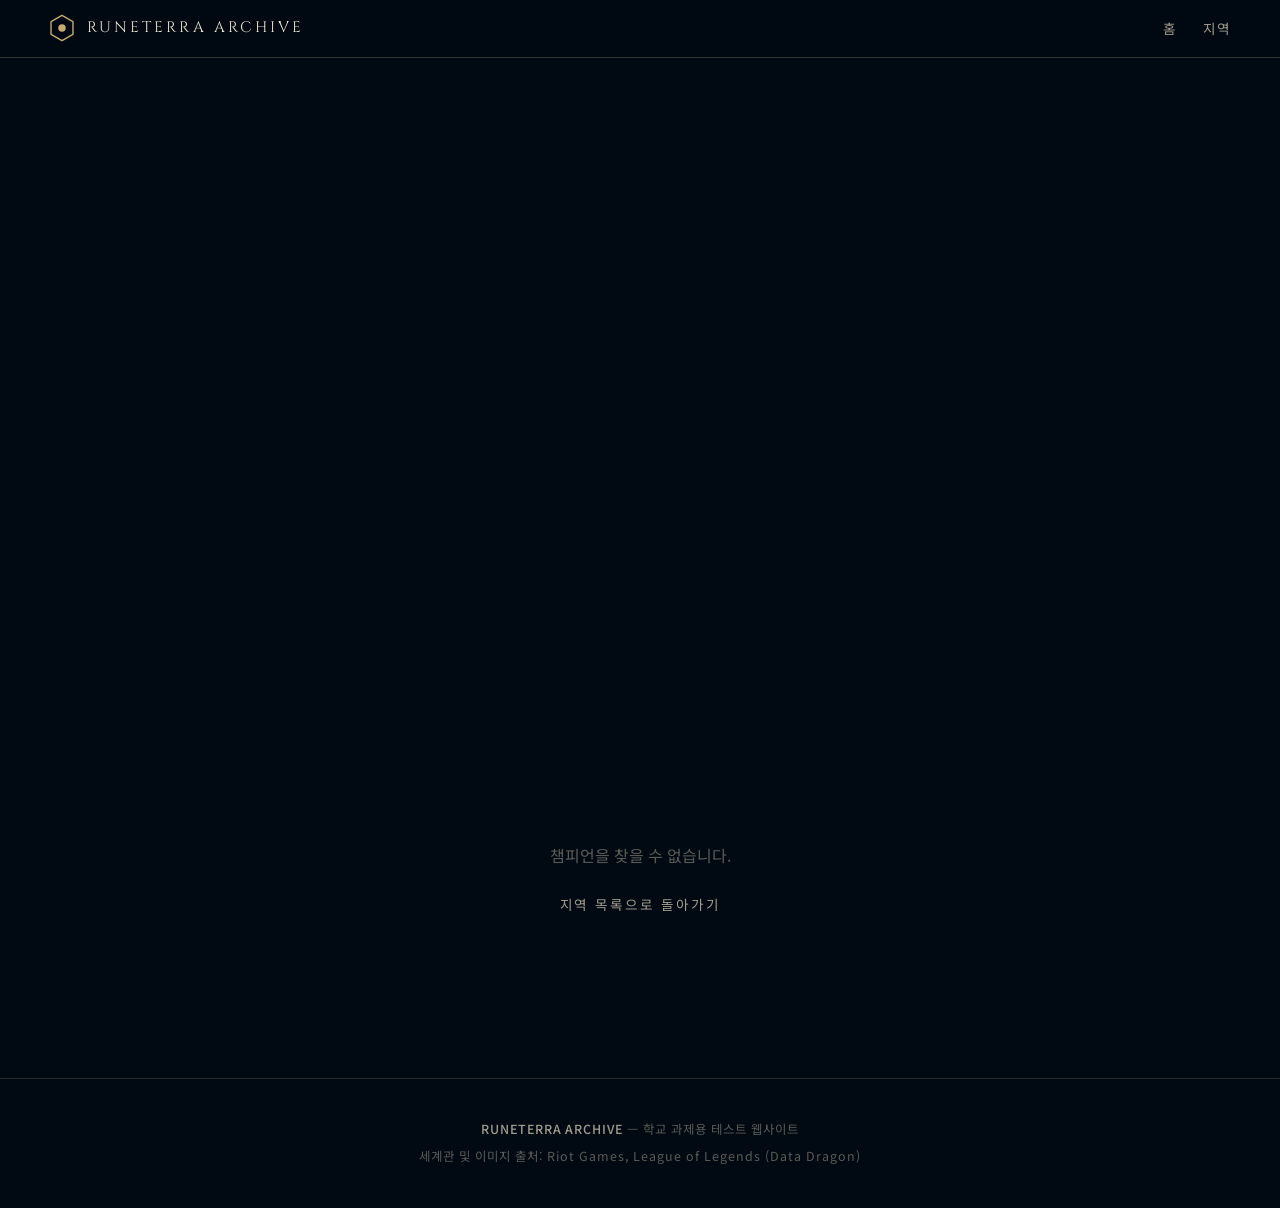
<file: champion.html>
<!DOCTYPE html>
<html lang="ko">
<head>
<meta charset="UTF-8">
<meta name="viewport" content="width=device-width, initial-scale=1.0">
<title>챔피언 | RUNETERRA ARCHIVE</title>
<link rel="preconnect" href="https://fonts.googleapis.com">
<link rel="preconnect" href="https://fonts.gstatic.com" crossorigin>
<link href="https://fonts.googleapis.com/css2?family=Cinzel:wght@400;600;700&family=Noto+Sans+KR:wght@300;400;500;700&family=Noto+Serif+KR:wght@400;600&display=swap" rel="stylesheet">
<link rel="stylesheet" href="css/style.css">
</head>
<body>

<nav class="nav">
  <a class="nav__brand" href="home.html">
    <svg viewBox="0 0 120 120" aria-hidden="true">
      <g fill="none" stroke="currentColor" stroke-width="6">
        <polygon points="60,6 107,33 107,87 60,114 13,87 13,33"/>
      </g>
      <circle cx="60" cy="60" r="16" fill="currentColor"/>
    </svg>
    RUNETERRA ARCHIVE
  </a>
  <ul class="nav__links">
    <li><a href="home.html">홈</a></li>
    <li><a href="home.html#regions">지역</a></li>
  </ul>
</nav>

<header class="champ-hero" id="champHero"></header>

<main class="detail-wrap" id="detailWrap"></main>

<footer class="footer">
  <p><strong>RUNETERRA ARCHIVE</strong> — 학교 과제용 테스트 웹사이트</p>
  <p style="margin-top:0.4rem;">세계관 및 이미지 출처: Riot Games, League of Legends (Data Dragon)</p>
</footer>

<script src="js/data.js"></script>
<script src="js/main.js"></script>
<script>renderChampionPage();</script>
</body>
</html>
</file>
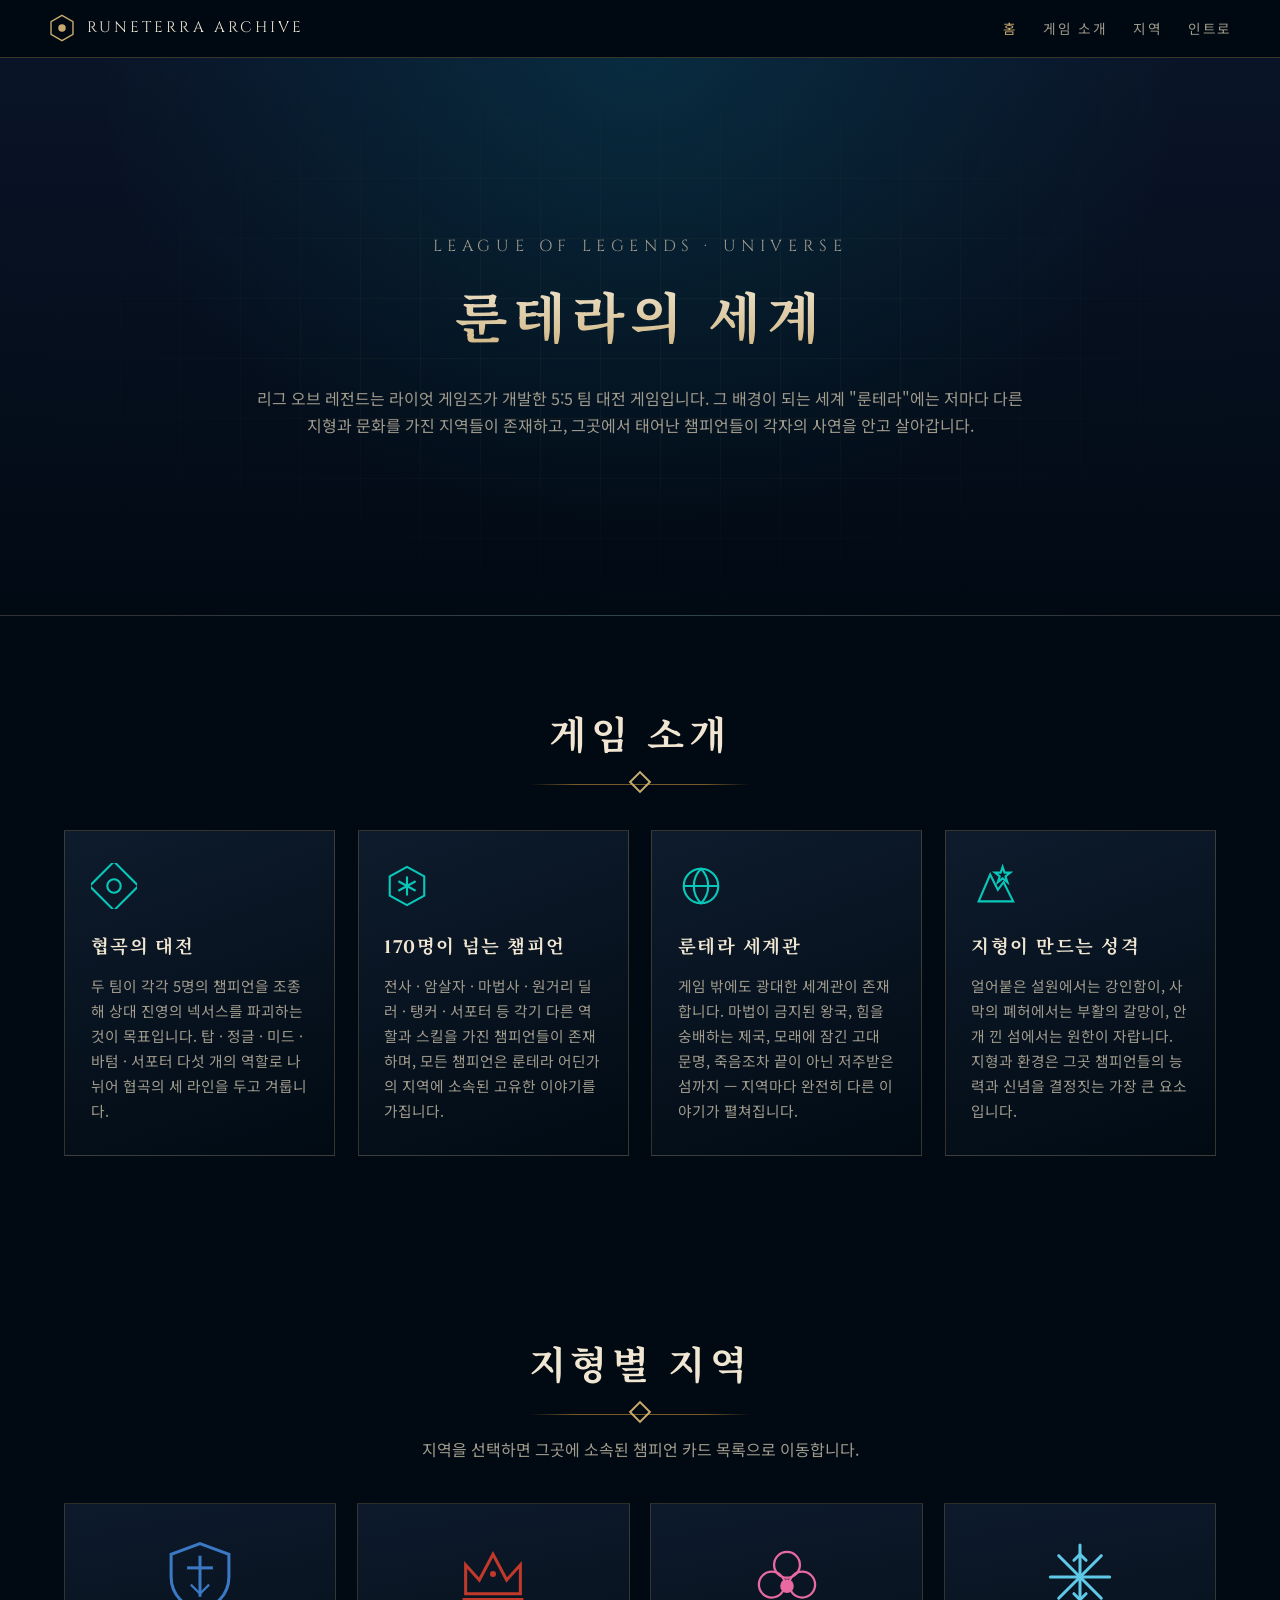
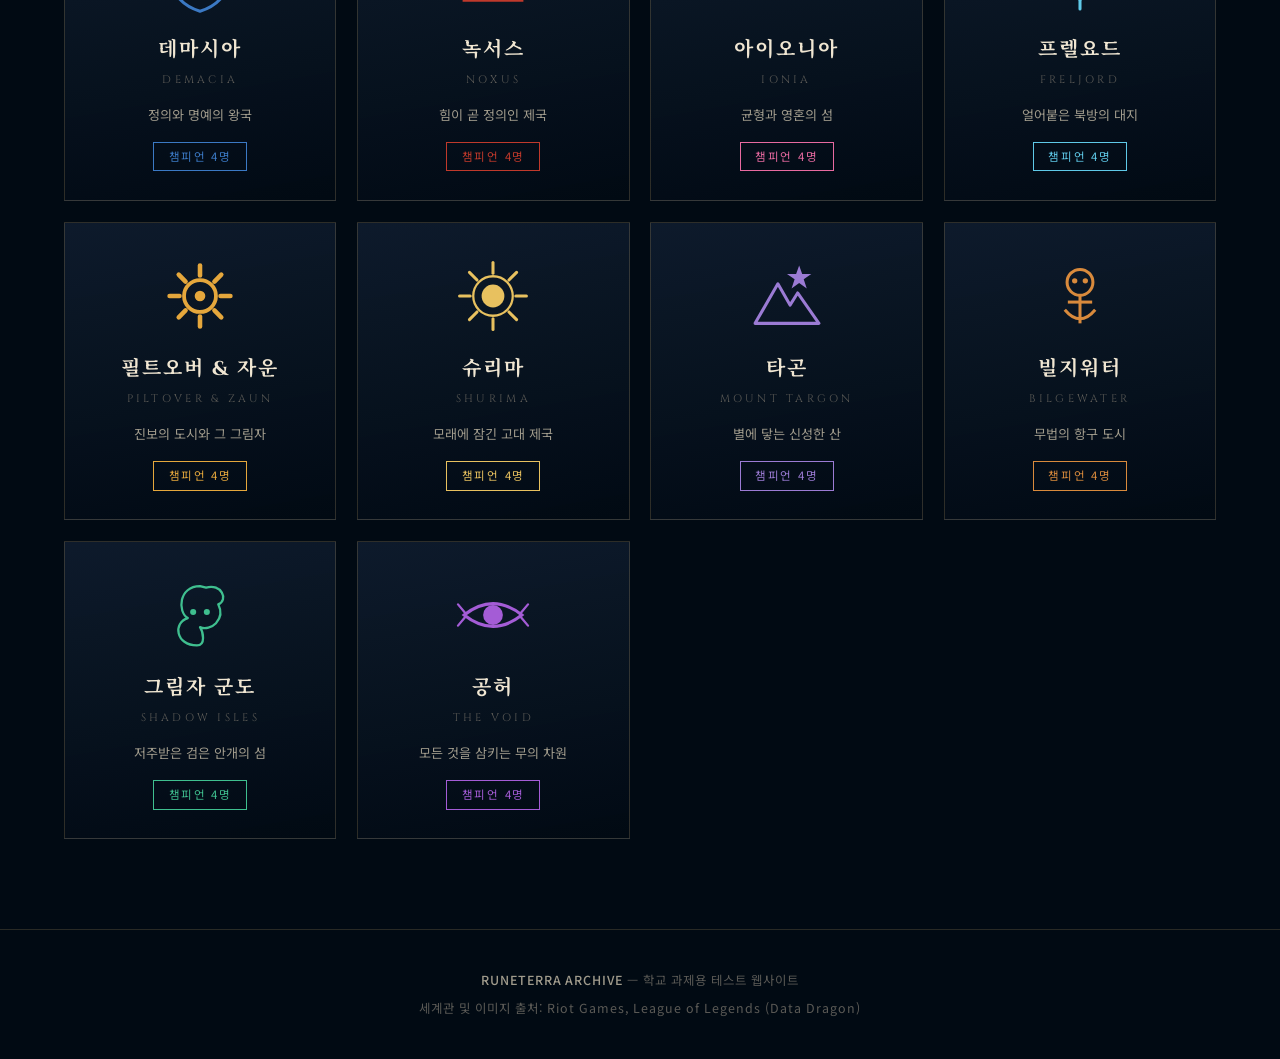
<file: home.html>
<!DOCTYPE html>
<html lang="ko">
<head>
<meta charset="UTF-8">
<meta name="viewport" content="width=device-width, initial-scale=1.0">
<title>룬테라의 세계 | RUNETERRA ARCHIVE</title>
<link rel="preconnect" href="https://fonts.googleapis.com">
<link rel="preconnect" href="https://fonts.gstatic.com" crossorigin>
<link href="https://fonts.googleapis.com/css2?family=Cinzel:wght@400;600;700&family=Noto+Sans+KR:wght@300;400;500;700&family=Noto+Serif+KR:wght@400;600&display=swap" rel="stylesheet">
<link rel="stylesheet" href="css/style.css">
</head>
<body>

<!-- 네비게이션 -->
<nav class="nav">
  <a class="nav__brand" href="index.html">
    <svg viewBox="0 0 120 120" aria-hidden="true">
      <g fill="none" stroke="currentColor" stroke-width="6">
        <polygon points="60,6 107,33 107,87 60,114 13,87 13,33"/>
      </g>
      <circle cx="60" cy="60" r="16" fill="currentColor"/>
    </svg>
    RUNETERRA ARCHIVE
  </a>
  <ul class="nav__links">
    <li><a href="home.html" class="active">홈</a></li>
    <li><a href="#about">게임 소개</a></li>
    <li><a href="#regions">지역</a></li>
    <li><a href="index.html">인트로</a></li>
  </ul>
</nav>

<!-- 히어로 -->
<header class="hero">
  <div class="hero__grid"></div>
  <div class="hero__content">
    <p class="eyebrow">League of Legends · Universe</p>
    <h1>룬테라의 세계</h1>
    <p>
      리그 오브 레전드는 라이엇 게임즈가 개발한 5:5 팀 대전 게임입니다.
      그 배경이 되는 세계 "룬테라"에는 저마다 다른 지형과 문화를 가진 지역들이 존재하고,
      그곳에서 태어난 챔피언들이 각자의 사연을 안고 살아갑니다.
    </p>
  </div>
</header>

<!-- 게임 소개 -->
<section class="section" id="about">
  <h2 class="section-title">게임 소개</h2>
  <div class="about-grid">

    <article class="about-card reveal">
      <div class="about-card__icon">
        <svg viewBox="0 0 48 48" fill="none" stroke="currentColor" stroke-width="2.2" aria-hidden="true">
          <rect x="6" y="6" width="36" height="36" transform="rotate(45 24 24)"/>
          <circle cx="24" cy="24" r="7"/>
        </svg>
      </div>
      <h3>협곡의 대전</h3>
      <p>
        두 팀이 각각 5명의 챔피언을 조종해 상대 진영의 넥서스를 파괴하는 것이 목표입니다.
        탑 · 정글 · 미드 · 바텀 · 서포터 다섯 개의 역할로 나뉘어 협곡의 세 라인을 두고 겨룹니다.
      </p>
    </article>

    <article class="about-card reveal">
      <div class="about-card__icon">
        <svg viewBox="0 0 48 48" fill="none" stroke="currentColor" stroke-width="2.2" aria-hidden="true">
          <path d="M24 4 L42 14 V34 L24 44 L6 34 V14 Z"/>
          <path d="M24 14 V34 M15 19 L33 29 M33 19 L15 29"/>
        </svg>
      </div>
      <h3>170명이 넘는 챔피언</h3>
      <p>
        전사 · 암살자 · 마법사 · 원거리 딜러 · 탱커 · 서포터 등 각기 다른 역할과 스킬을 가진
        챔피언들이 존재하며, 모든 챔피언은 룬테라 어딘가의 지역에 소속된 고유한 이야기를 가집니다.
      </p>
    </article>

    <article class="about-card reveal">
      <div class="about-card__icon">
        <svg viewBox="0 0 48 48" fill="none" stroke="currentColor" stroke-width="2.2" aria-hidden="true">
          <circle cx="24" cy="24" r="18"/>
          <path d="M24 6 C14 16 14 32 24 42 C34 32 34 16 24 6 Z"/>
          <path d="M6 24 H42"/>
        </svg>
      </div>
      <h3>룬테라 세계관</h3>
      <p>
        게임 밖에도 광대한 세계관이 존재합니다. 마법이 금지된 왕국, 힘을 숭배하는 제국,
        모래에 잠긴 고대 문명, 죽음조차 끝이 아닌 저주받은 섬까지 — 지역마다 완전히 다른 이야기가 펼쳐집니다.
      </p>
    </article>

    <article class="about-card reveal">
      <div class="about-card__icon">
        <svg viewBox="0 0 48 48" fill="none" stroke="currentColor" stroke-width="2.2" aria-hidden="true">
          <path d="M8 40 L20 12 L28 28 L34 20 L44 40 Z"/>
          <path d="M33 4 L35 10 L41 10 L36 14 L38 20 L33 16 L28 20 L30 14 L25 10 L31 10 Z"/>
        </svg>
      </div>
      <h3>지형이 만드는 성격</h3>
      <p>
        얼어붙은 설원에서는 강인함이, 사막의 폐허에서는 부활의 갈망이, 안개 낀 섬에서는 원한이 자랍니다.
        지형과 환경은 그곳 챔피언들의 능력과 신념을 결정짓는 가장 큰 요소입니다.
      </p>
    </article>

  </div>
</section>

<!-- 지역 목록 -->
<section class="section" id="regions">
  <h2 class="section-title">지형별 지역</h2>
  <p style="text-align:center; color:var(--grey); margin:-1.5rem auto 2.5rem; max-width:640px;">
    지역을 선택하면 그곳에 소속된 챔피언 카드 목록으로 이동합니다.
  </p>
  <div class="region-grid" id="regionGrid"></div>
</section>

<footer class="footer">
  <p><strong>RUNETERRA ARCHIVE</strong> — 학교 과제용 테스트 웹사이트</p>
  <p style="margin-top:0.4rem;">세계관 및 이미지 출처: Riot Games, League of Legends (Data Dragon)</p>
</footer>

<script src="js/data.js"></script>
<script src="js/main.js"></script>
<script>renderHome();</script>
</body>
</html>
</file>
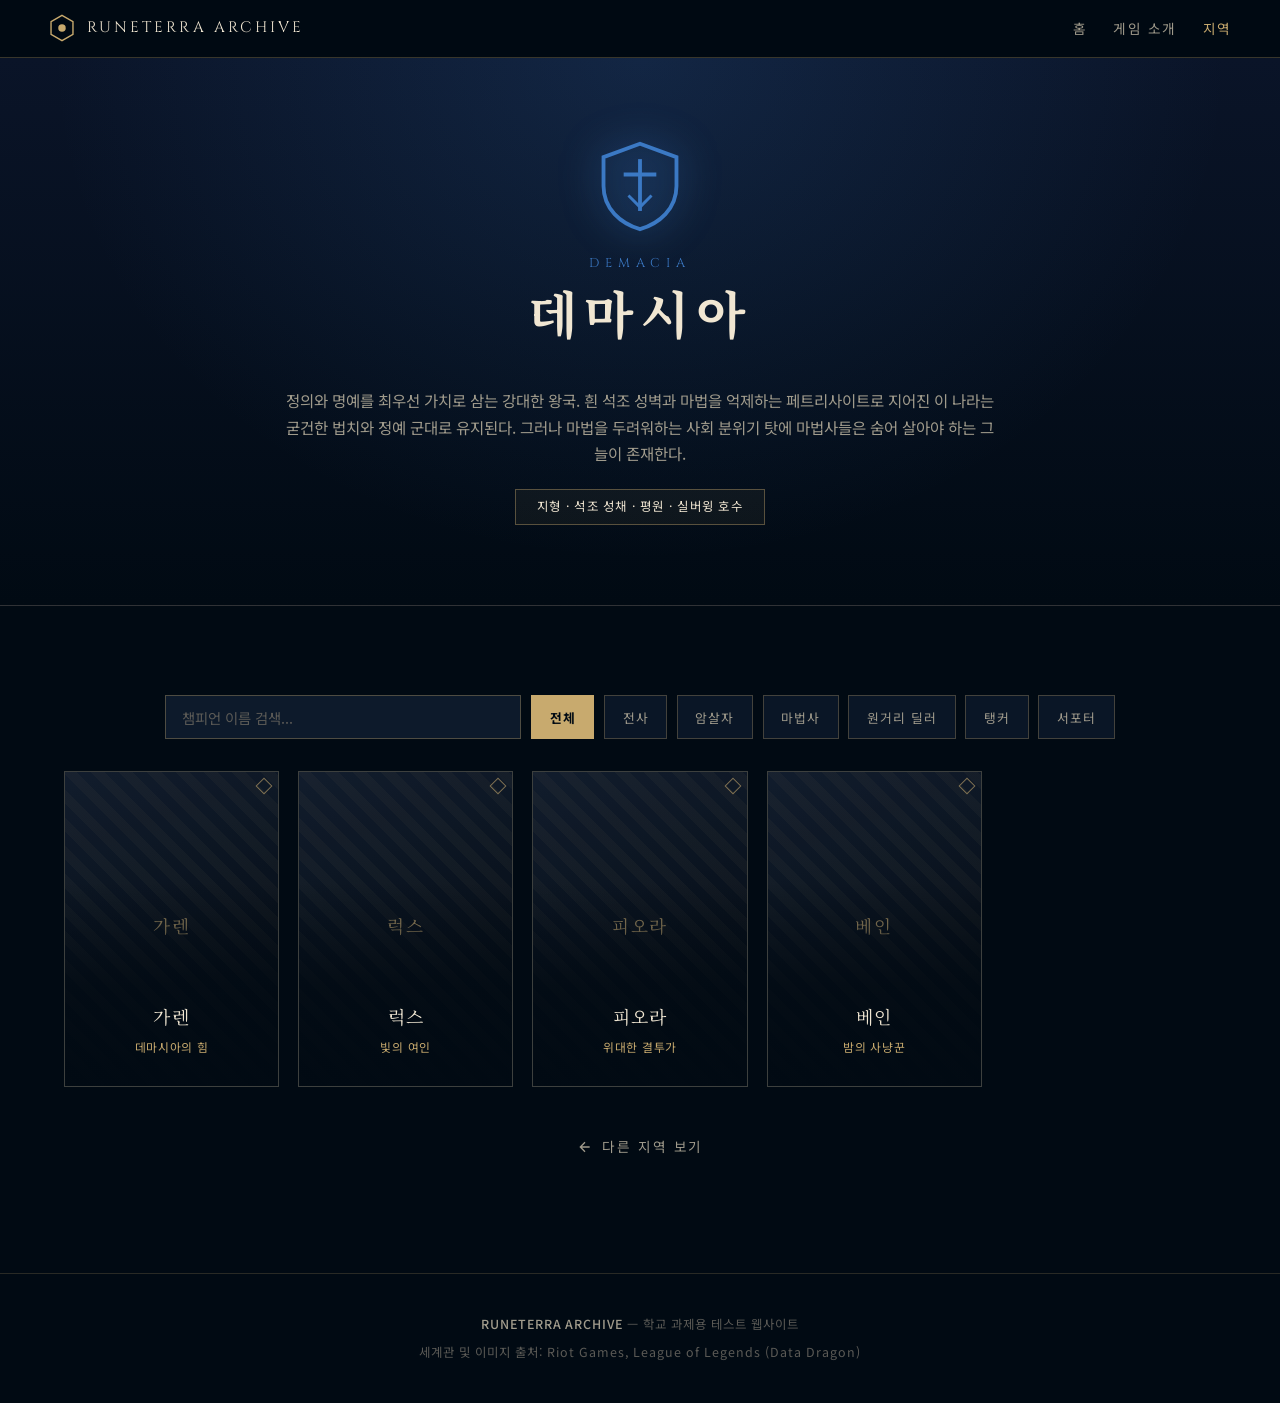
<file: region.html>
<!DOCTYPE html>
<html lang="ko">
<head>
<meta charset="UTF-8">
<meta name="viewport" content="width=device-width, initial-scale=1.0">
<title>지역 | RUNETERRA ARCHIVE</title>
<link rel="preconnect" href="https://fonts.googleapis.com">
<link rel="preconnect" href="https://fonts.gstatic.com" crossorigin>
<link href="https://fonts.googleapis.com/css2?family=Cinzel:wght@400;600;700&family=Noto+Sans+KR:wght@300;400;500;700&family=Noto+Serif+KR:wght@400;600&display=swap" rel="stylesheet">
<link rel="stylesheet" href="css/style.css">
</head>
<body>

<nav class="nav">
  <a class="nav__brand" href="home.html">
    <svg viewBox="0 0 120 120" aria-hidden="true">
      <g fill="none" stroke="currentColor" stroke-width="6">
        <polygon points="60,6 107,33 107,87 60,114 13,87 13,33"/>
      </g>
      <circle cx="60" cy="60" r="16" fill="currentColor"/>
    </svg>
    RUNETERRA ARCHIVE
  </a>
  <ul class="nav__links">
    <li><a href="home.html">홈</a></li>
    <li><a href="home.html#about">게임 소개</a></li>
    <li><a href="home.html#regions" class="active">지역</a></li>
  </ul>
</nav>

<header class="region-hero" id="regionHero"></header>

<section class="section">
  <div class="filter-bar">
    <input type="search" id="searchInput" placeholder="챔피언 이름 검색..." aria-label="챔피언 검색">
    <button class="chip active" data-role="all">전체</button>
    <button class="chip" data-role="전사">전사</button>
    <button class="chip" data-role="암살자">암살자</button>
    <button class="chip" data-role="마법사">마법사</button>
    <button class="chip" data-role="원거리 딜러">원거리 딜러</button>
    <button class="chip" data-role="탱커">탱커</button>
    <button class="chip" data-role="서포터">서포터</button>
  </div>

  <div class="champ-grid" id="champGrid"></div>
  <div class="empty-state" id="emptyState" hidden>조건에 맞는 챔피언이 없습니다.</div>

  <div style="text-align:center; margin-top:3rem;">
    <a class="back-link" href="home.html#regions">
      <svg viewBox="0 0 24 24" fill="none" stroke="currentColor" stroke-width="2" aria-hidden="true">
        <path d="M19 12H5M12 19l-7-7 7-7"/>
      </svg>
      다른 지역 보기
    </a>
  </div>
</section>

<footer class="footer">
  <p><strong>RUNETERRA ARCHIVE</strong> — 학교 과제용 테스트 웹사이트</p>
  <p style="margin-top:0.4rem;">세계관 및 이미지 출처: Riot Games, League of Legends (Data Dragon)</p>
</footer>

<script src="js/data.js"></script>
<script src="js/main.js"></script>
<script>renderRegionPage();</script>
</body>
</html>
</file>
<file: css/style.css>
/* =========================================================
   RUNETERRA ARCHIVE — 리그 오브 레전드 세계관 소개 사이트
   헥스테크(Hextech) 스타일 테마
   ========================================================= */

:root {
  --bg-deep: #010A13;
  --bg-dark: #0A1428;
  --bg-panel: #0F1C2E;
  --gold: #C8AA6E;
  --gold-bright: #F0E6D2;
  --gold-dark: #785A28;
  --teal: #0AC8B9;
  --blue: #0397AB;
  --grey: #A09B8C;
  --grey-dark: #5B5A56;
  --red: #C0392B;

  --font-title: 'Cinzel', 'Noto Serif KR', serif;
  --font-body: 'Noto Sans KR', 'Segoe UI', sans-serif;

  --ease: cubic-bezier(0.25, 0.46, 0.45, 0.94);
}

* { margin: 0; padding: 0; box-sizing: border-box; }

html { scroll-behavior: smooth; }

body {
  background: var(--bg-deep);
  color: var(--gold-bright);
  font-family: var(--font-body);
  line-height: 1.7;
  overflow-x: hidden;
}

a { color: inherit; text-decoration: none; }
ul { list-style: none; }
img { display: block; max-width: 100%; }
button { font-family: inherit; cursor: pointer; border: none; background: none; color: inherit; }

/* ---------- 공통 타이포 ---------- */
.title-font { font-family: var(--font-title); letter-spacing: 0.08em; }

.section-title {
  font-family: var(--font-title);
  font-size: clamp(1.6rem, 3vw, 2.4rem);
  color: var(--gold-bright);
  letter-spacing: 0.12em;
  text-transform: uppercase;
  text-align: center;
  position: relative;
  padding-bottom: 1.2rem;
  margin-bottom: 2.5rem;
}
.section-title::after {
  content: '';
  position: absolute;
  left: 50%; bottom: 0;
  transform: translateX(-50%) rotate(45deg);
  width: 12px; height: 12px;
  border: 2px solid var(--gold);
}
.section-title::before {
  content: '';
  position: absolute;
  left: 50%; bottom: 5px;
  transform: translateX(-50%);
  width: 220px; height: 1px;
  background: linear-gradient(90deg, transparent, var(--gold-dark) 20%, var(--gold-dark) 80%, transparent);
}

.eyebrow {
  font-family: var(--font-title);
  font-size: 0.78rem;
  letter-spacing: 0.35em;
  color: var(--gold);
  text-transform: uppercase;
}

/* =========================================================
   1) 인트로 (index.html) — 클릭해서 입장
   ========================================================= */
.intro {
  height: 100vh;
  display: flex;
  flex-direction: column;
  align-items: center;
  justify-content: center;
  position: relative;
  overflow: hidden;
  background:
    radial-gradient(ellipse at 50% 40%, rgba(10, 200, 185, 0.10), transparent 60%),
    radial-gradient(ellipse at 50% 100%, rgba(200, 170, 110, 0.14), transparent 60%),
    var(--bg-deep);
  cursor: pointer;
}

/* 배경에 흐르는 헥스 라인 SVG */
.intro__bg {
  position: absolute;
  inset: 0;
  width: 100%; height: 100%;
  opacity: 0.35;
  pointer-events: none;
}
.intro__bg path, .intro__bg line, .intro__bg polygon, .intro__bg circle {
  stroke: var(--gold-dark);
  fill: none;
}

/* 떠다니는 입자 */
.particle {
  position: absolute;
  width: 3px; height: 3px;
  background: var(--gold);
  border-radius: 50%;
  opacity: 0.6;
  animation: floatUp linear infinite;
  pointer-events: none;
}
@keyframes floatUp {
  from { transform: translateY(0) scale(1); opacity: 0; }
  10%  { opacity: 0.7; }
  90%  { opacity: 0.5; }
  to   { transform: translateY(-100vh) scale(0.3); opacity: 0; }
}

.intro__inner {
  position: relative;
  z-index: 2;
  text-align: center;
  animation: introRise 1.6s var(--ease) both;
}
@keyframes introRise {
  from { opacity: 0; transform: translateY(40px); }
  to   { opacity: 1; transform: translateY(0); }
}

.intro__emblem { width: 130px; margin: 0 auto 1.6rem; color: var(--gold); }
.intro__emblem svg { width: 100%; animation: spinSlow 24s linear infinite; }
@keyframes spinSlow { to { transform: rotate(360deg); } }

.intro__title {
  font-family: var(--font-title);
  font-size: clamp(2.4rem, 7vw, 5rem);
  font-weight: 700;
  letter-spacing: 0.18em;
  line-height: 1.15;
  background: linear-gradient(180deg, #F0E6D2 10%, #C8AA6E 55%, #785A28 100%);
  -webkit-background-clip: text;
  background-clip: text;
  color: transparent;
  text-shadow: 0 0 60px rgba(200, 170, 110, 0.25);
}
.intro__sub {
  margin-top: 0.6rem;
  font-family: var(--font-title);
  font-size: clamp(0.75rem, 1.8vw, 1rem);
  letter-spacing: 0.5em;
  color: var(--grey);
  text-transform: uppercase;
}
.intro__desc {
  margin: 1.8rem auto 0;
  max-width: 540px;
  color: var(--grey);
  font-size: 0.95rem;
  padding: 0 1.5rem;
}

/* 입장 버튼 (헥스테크 다이아몬드 프레임) */
.enter-btn {
  margin-top: 3rem;
  position: relative;
  display: inline-flex;
  align-items: center;
  justify-content: center;
  padding: 1.05rem 3.6rem;
  font-family: var(--font-title);
  font-size: 1rem;
  letter-spacing: 0.3em;
  color: var(--gold-bright);
  background: linear-gradient(180deg, rgba(200,170,110,0.10), rgba(200,170,110,0.02));
  border: 2px solid var(--gold-dark);
  transition: all 0.4s var(--ease);
  overflow: hidden;
}
.enter-btn::before {
  content: '';
  position: absolute;
  inset: 0;
  background: linear-gradient(90deg, transparent, rgba(240, 230, 210, 0.22), transparent);
  transform: translateX(-100%);
  transition: transform 0.7s var(--ease);
}
.enter-btn:hover::before { transform: translateX(100%); }
.enter-btn:hover {
  border-color: var(--gold);
  box-shadow: 0 0 28px rgba(200, 170, 110, 0.35), inset 0 0 22px rgba(200, 170, 110, 0.15);
  letter-spacing: 0.38em;
}
/* 버튼 네 모서리 장식 */
.enter-btn span.corner {
  position: absolute;
  width: 9px; height: 9px;
  border: 2px solid var(--gold);
  transform: rotate(45deg);
  background: var(--bg-deep);
}
.enter-btn span.c1 { top: -6px; left: -6px; }
.enter-btn span.c2 { top: -6px; right: -6px; }
.enter-btn span.c3 { bottom: -6px; left: -6px; }
.enter-btn span.c4 { bottom: -6px; right: -6px; }

.intro__hint {
  margin-top: 2rem;
  font-size: 0.8rem;
  letter-spacing: 0.25em;
  color: var(--grey-dark);
  animation: pulse 2.4s ease-in-out infinite;
}
@keyframes pulse { 0%, 100% { opacity: 0.4; } 50% { opacity: 1; } }

/* 화면 전환 커튼 */
.curtain {
  position: fixed;
  inset: 0;
  background: var(--bg-deep);
  z-index: 999;
  opacity: 0;
  pointer-events: none;
  transition: opacity 0.55s var(--ease);
}
.curtain.active { opacity: 1; }

/* =========================================================
   2) 네비게이션
   ========================================================= */
.nav {
  position: sticky;
  top: 0;
  z-index: 100;
  display: flex;
  align-items: center;
  justify-content: space-between;
  gap: 1rem;
  padding: 0.9rem clamp(1rem, 4vw, 3rem);
  background: rgba(1, 10, 19, 0.92);
  backdrop-filter: blur(8px);
  border-bottom: 1px solid rgba(200, 170, 110, 0.28);
}
.nav__brand {
  display: flex;
  align-items: center;
  gap: 0.7rem;
  font-family: var(--font-title);
  letter-spacing: 0.2em;
  font-size: 0.95rem;
  color: var(--gold-bright);
}
.nav__brand svg { width: 28px; color: var(--gold); }
.nav__links { display: flex; gap: 1.6rem; font-size: 0.85rem; letter-spacing: 0.12em; }
.nav__links a {
  color: var(--grey);
  position: relative;
  padding-bottom: 3px;
  transition: color 0.3s var(--ease);
}
.nav__links a::after {
  content: '';
  position: absolute;
  left: 0; bottom: 0;
  width: 0; height: 1px;
  background: var(--gold);
  transition: width 0.3s var(--ease);
}
.nav__links a:hover { color: var(--gold-bright); }
.nav__links a:hover::after { width: 100%; }
.nav__links a.active { color: var(--gold); }

/* =========================================================
   3) 홈 (home.html)
   ========================================================= */
.hero {
  position: relative;
  min-height: 62vh;
  display: flex;
  align-items: center;
  justify-content: center;
  text-align: center;
  padding: 5rem 1.5rem;
  overflow: hidden;
  background:
    radial-gradient(ellipse at 50% 0%, rgba(3, 151, 171, 0.18), transparent 60%),
    linear-gradient(180deg, var(--bg-dark), var(--bg-deep));
  border-bottom: 1px solid rgba(200, 170, 110, 0.2);
}
.hero__grid {
  position: absolute; inset: 0;
  background-image:
    linear-gradient(rgba(200,170,110,0.05) 1px, transparent 1px),
    linear-gradient(90deg, rgba(200,170,110,0.05) 1px, transparent 1px);
  background-size: 60px 60px;
  mask-image: radial-gradient(ellipse at center, black 20%, transparent 75%);
  -webkit-mask-image: radial-gradient(ellipse at center, black 20%, transparent 75%);
}
.hero__content { position: relative; z-index: 2; max-width: 780px; }
.hero h1 {
  font-family: var(--font-title);
  font-size: clamp(2rem, 5vw, 3.4rem);
  letter-spacing: 0.1em;
  margin: 1rem 0;
  background: linear-gradient(180deg, #F0E6D2, #C8AA6E);
  -webkit-background-clip: text; background-clip: text; color: transparent;
}
.hero p { color: var(--grey); font-size: 1rem; }

/* 소개 섹션 */
.section { padding: clamp(3rem, 7vw, 6rem) clamp(1rem, 5vw, 4rem); max-width: 1280px; margin: 0 auto; }

.about-grid {
  display: grid;
  grid-template-columns: repeat(auto-fit, minmax(260px, 1fr));
  gap: 1.4rem;
}
.about-card {
  position: relative;
  padding: 2rem 1.6rem;
  background: linear-gradient(160deg, rgba(15, 28, 46, 0.95), rgba(1, 10, 19, 0.95));
  border: 1px solid rgba(200, 170, 110, 0.25);
  transition: transform 0.4s var(--ease), border-color 0.4s var(--ease), box-shadow 0.4s var(--ease);
}
.about-card:hover {
  transform: translateY(-6px);
  border-color: var(--gold);
  box-shadow: 0 12px 34px rgba(0, 0, 0, 0.6), 0 0 22px rgba(200, 170, 110, 0.12);
}
.about-card__icon { width: 46px; color: var(--teal); margin-bottom: 1rem; }
.about-card h3 {
  font-family: var(--font-title);
  font-size: 1.15rem;
  letter-spacing: 0.08em;
  color: var(--gold-bright);
  margin-bottom: 0.6rem;
}
.about-card p { color: var(--grey); font-size: 0.92rem; }

/* 지역 카드 그리드 */
.region-grid {
  display: grid;
  grid-template-columns: repeat(auto-fill, minmax(240px, 1fr));
  gap: 1.3rem;
}
.region-card {
  position: relative;
  display: block;
  padding: 2.2rem 1.4rem 1.8rem;
  text-align: center;
  background: linear-gradient(170deg, rgba(15, 28, 46, 0.9), rgba(1, 10, 19, 0.98));
  border: 1px solid rgba(200, 170, 110, 0.22);
  overflow: hidden;
  transition: transform 0.45s var(--ease), border-color 0.45s var(--ease), box-shadow 0.45s var(--ease);
}
.region-card::before {
  content: '';
  position: absolute;
  inset: 0;
  background: radial-gradient(circle at 50% 0%, var(--accent, var(--gold)), transparent 70%);
  opacity: 0;
  transition: opacity 0.45s var(--ease);
}
.region-card:hover { transform: translateY(-8px); border-color: var(--accent, var(--gold)); }
.region-card:hover::before { opacity: 0.16; }
.region-card__crest {
  position: relative;
  width: 76px; height: 76px;
  margin: 0 auto 1.1rem;
  color: var(--accent, var(--gold));
  transition: transform 0.5s var(--ease), filter 0.5s var(--ease);
}
.region-card:hover .region-card__crest {
  transform: scale(1.12) rotate(6deg);
  filter: drop-shadow(0 0 12px var(--accent, var(--gold)));
}
.region-card h3 {
  position: relative;
  font-family: var(--font-title);
  font-size: 1.25rem;
  letter-spacing: 0.1em;
  color: var(--gold-bright);
}
.region-card__en {
  position: relative;
  display: block;
  font-family: var(--font-title);
  font-size: 0.68rem;
  letter-spacing: 0.3em;
  color: var(--grey-dark);
  margin-top: 0.25rem;
}
.region-card__tag {
  position: relative;
  display: block;
  margin-top: 0.9rem;
  font-size: 0.82rem;
  color: var(--grey);
}
.region-card__count {
  position: relative;
  display: inline-block;
  margin-top: 1rem;
  padding: 0.25rem 0.9rem;
  font-size: 0.72rem;
  letter-spacing: 0.15em;
  color: var(--accent, var(--gold));
  border: 1px solid currentColor;
}

/* =========================================================
   4) 지역 상세 (region.html)
   ========================================================= */
.region-hero {
  position: relative;
  padding: clamp(3rem, 7vw, 5rem) clamp(1rem, 5vw, 4rem);
  text-align: center;
  overflow: hidden;
  background: linear-gradient(180deg, var(--bg-dark), var(--bg-deep));
  border-bottom: 1px solid rgba(200, 170, 110, 0.2);
}
.region-hero::before {
  content: '';
  position: absolute; inset: 0;
  background: radial-gradient(ellipse at 50% 0%, var(--accent, var(--gold)), transparent 65%);
  opacity: 0.18;
}
.region-hero__crest {
  position: relative;
  width: 96px; height: 96px;
  margin: 0 auto 1.2rem;
  color: var(--accent, var(--gold));
  filter: drop-shadow(0 0 18px currentColor);
  animation: crestIn 1s var(--ease) both;
}
@keyframes crestIn {
  from { opacity: 0; transform: scale(0.6) rotate(-20deg); }
  to   { opacity: 1; transform: scale(1) rotate(0); }
}
.region-hero h1 {
  position: relative;
  font-family: var(--font-title);
  font-size: clamp(2rem, 5.5vw, 3.2rem);
  letter-spacing: 0.14em;
  color: var(--gold-bright);
}
.region-hero__en {
  position: relative;
  font-family: var(--font-title);
  font-size: 0.8rem;
  letter-spacing: 0.45em;
  color: var(--accent, var(--gold));
  text-transform: uppercase;
}
.region-hero__desc {
  position: relative;
  max-width: 720px;
  margin: 1.6rem auto 0;
  color: var(--grey);
  font-size: 0.97rem;
}
.region-hero__terrain {
  position: relative;
  display: inline-block;
  margin-top: 1.4rem;
  padding: 0.4rem 1.3rem;
  font-size: 0.78rem;
  letter-spacing: 0.1em;
  color: var(--gold-bright);
  border: 1px solid rgba(200, 170, 110, 0.4);
  background: rgba(200, 170, 110, 0.06);
}

/* 챔피언 카드 그리드 */
.champ-grid {
  display: grid;
  grid-template-columns: repeat(auto-fill, minmax(212px, 1fr));
  gap: 1.2rem;
}
.champ-card {
  position: relative;
  display: block;
  aspect-ratio: 3 / 4.4;
  overflow: hidden;
  border: 1px solid rgba(200, 170, 110, 0.25);
  background: var(--bg-panel);
  transition: transform 0.45s var(--ease), border-color 0.45s var(--ease), box-shadow 0.45s var(--ease);
  animation: cardIn 0.6s var(--ease) both;
}
@keyframes cardIn {
  from { opacity: 0; transform: translateY(26px); }
  to   { opacity: 1; transform: translateY(0); }
}
.champ-card:hover {
  transform: translateY(-10px);
  border-color: var(--gold);
  box-shadow: 0 18px 40px rgba(0,0,0,0.7), 0 0 26px rgba(200,170,110,0.2);
}
.champ-card__img {
  position: absolute;
  inset: 0;
  width: 100%; height: 100%;
  object-fit: cover;
  object-position: center top;
  filter: saturate(0.85) brightness(0.82);
  transition: transform 0.7s var(--ease), filter 0.5s var(--ease);
}
.champ-card:hover .champ-card__img {
  transform: scale(1.08);
  filter: saturate(1.1) brightness(1);
}
.champ-card__veil {
  position: absolute;
  inset: 0;
  background: linear-gradient(180deg, transparent 35%, rgba(1,10,19,0.75) 68%, rgba(1,10,19,0.97) 100%);
}
.champ-card__info {
  position: absolute;
  left: 0; right: 0; bottom: 0;
  padding: 1rem 0.95rem 1.1rem;
  text-align: center;
}
.champ-card__name {
  font-family: var(--font-title);
  font-size: 1.12rem;
  letter-spacing: 0.06em;
  color: var(--gold-bright);
}
.champ-card__title {
  display: block;
  margin-top: 0.15rem;
  font-size: 0.74rem;
  letter-spacing: 0.06em;
  color: var(--gold);
}
.champ-card__roles {
  display: flex;
  justify-content: center;
  flex-wrap: wrap;
  gap: 0.35rem;
  margin-top: 0.7rem;
  max-height: 0;
  opacity: 0;
  overflow: hidden;
  transition: max-height 0.45s var(--ease), opacity 0.45s var(--ease);
}
.champ-card:hover .champ-card__roles { max-height: 60px; opacity: 1; }
.role-tag {
  font-size: 0.66rem;
  letter-spacing: 0.08em;
  padding: 0.16rem 0.55rem;
  color: var(--grey);
  border: 1px solid rgba(200, 170, 110, 0.4);
  background: rgba(1, 10, 19, 0.6);
}
/* 카드 상단 모서리 장식 */
.champ-card__corner {
  position: absolute;
  top: 8px; right: 8px;
  width: 12px; height: 12px;
  border: 1px solid var(--gold);
  transform: rotate(45deg);
  opacity: 0.6;
  transition: opacity 0.4s var(--ease), transform 0.5s var(--ease);
}
.champ-card:hover .champ-card__corner { opacity: 1; transform: rotate(135deg); }

/* 검색/필터 바 */
.filter-bar {
  display: flex;
  flex-wrap: wrap;
  gap: 0.6rem;
  justify-content: center;
  margin-bottom: 2rem;
}
.filter-bar input {
  min-width: 240px;
  padding: 0.65rem 1rem;
  background: rgba(15, 28, 46, 0.9);
  border: 1px solid rgba(200, 170, 110, 0.35);
  color: var(--gold-bright);
  font-family: inherit;
  font-size: 0.9rem;
  outline: none;
  transition: border-color 0.3s var(--ease), box-shadow 0.3s var(--ease);
}
.filter-bar input:focus {
  border-color: var(--gold);
  box-shadow: 0 0 16px rgba(200,170,110,0.2);
}
.filter-bar input::placeholder { color: var(--grey-dark); }
.chip {
  padding: 0.55rem 1.1rem;
  font-size: 0.8rem;
  letter-spacing: 0.08em;
  color: var(--grey);
  border: 1px solid rgba(200, 170, 110, 0.3);
  background: rgba(15, 28, 46, 0.7);
  transition: all 0.3s var(--ease);
}
.chip:hover { color: var(--gold-bright); border-color: var(--gold); }
.chip.active { color: var(--bg-deep); background: var(--gold); border-color: var(--gold); font-weight: 700; }

/* =========================================================
   5) 챔피언 상세 (champion.html)
   ========================================================= */
.champ-hero {
  position: relative;
  min-height: 72vh;
  display: flex;
  align-items: flex-end;
  padding: clamp(2rem, 6vw, 5rem) clamp(1rem, 5vw, 4rem);
  overflow: hidden;
}
.champ-hero__bg {
  position: absolute;
  inset: 0;
  width: 100%; height: 100%;
  object-fit: cover;
  object-position: center 18%;
  animation: slowZoom 18s ease-out both;
}
@keyframes slowZoom { from { transform: scale(1.12); } to { transform: scale(1); } }
.champ-hero__veil {
  position: absolute; inset: 0;
  background:
    linear-gradient(180deg, rgba(1,10,19,0.72) 0%, rgba(1,10,19,0.25) 35%, rgba(1,10,19,0.92) 85%, var(--bg-deep) 100%),
    linear-gradient(90deg, rgba(1,10,19,0.85) 0%, transparent 55%);
}
.champ-hero__content {
  position: relative;
  z-index: 2;
  max-width: 760px;
  animation: introRise 1s var(--ease) both;
}
.champ-hero__region {
  display: inline-flex;
  align-items: center;
  gap: 0.55rem;
  padding: 0.35rem 1rem;
  font-size: 0.76rem;
  letter-spacing: 0.18em;
  color: var(--accent, var(--gold));
  border: 1px solid currentColor;
  background: rgba(1, 10, 19, 0.55);
}
.champ-hero__region svg { width: 18px; }
.champ-hero h1 {
  font-family: var(--font-title);
  font-size: clamp(2.4rem, 7vw, 4.6rem);
  letter-spacing: 0.06em;
  line-height: 1.05;
  margin: 0.8rem 0 0.2rem;
  background: linear-gradient(180deg, #F0E6D2, #C8AA6E 70%);
  -webkit-background-clip: text; background-clip: text; color: transparent;
}
.champ-hero__title {
  font-family: var(--font-title);
  font-size: clamp(0.9rem, 2.2vw, 1.3rem);
  letter-spacing: 0.22em;
  color: var(--gold);
  text-transform: uppercase;
}
.champ-hero__meta {
  display: flex;
  flex-wrap: wrap;
  gap: 0.5rem;
  margin-top: 1.4rem;
}

/* 상세 본문 */
.detail-wrap {
  display: grid;
  grid-template-columns: 1.6fr 1fr;
  gap: 2.5rem;
  max-width: 1200px;
  margin: 0 auto;
  padding: clamp(2.5rem, 6vw, 4.5rem) clamp(1rem, 5vw, 3rem);
}
@media (max-width: 900px) { .detail-wrap { grid-template-columns: 1fr; } }

.panel {
  position: relative;
  padding: 1.8rem;
  background: linear-gradient(160deg, rgba(15, 28, 46, 0.92), rgba(1, 10, 19, 0.96));
  border: 1px solid rgba(200, 170, 110, 0.25);
}
.panel + .panel { margin-top: 1.4rem; }
.panel__head {
  display: flex;
  align-items: center;
  gap: 0.8rem;
  margin-bottom: 1.2rem;
  padding-bottom: 0.8rem;
  border-bottom: 1px solid rgba(200, 170, 110, 0.2);
}
.panel__head h2 {
  font-family: var(--font-title);
  font-size: 1.1rem;
  letter-spacing: 0.16em;
  color: var(--gold-bright);
  text-transform: uppercase;
}
.panel__head .diamond {
  width: 10px; height: 10px;
  border: 2px solid var(--gold);
  transform: rotate(45deg);
  flex-shrink: 0;
}
.lore-text { color: var(--grey); font-size: 1rem; line-height: 1.95; }

/* 스킬 리스트 */
.ability {
  display: flex;
  gap: 1rem;
  padding: 0.9rem 0;
  border-bottom: 1px solid rgba(200, 170, 110, 0.12);
  transition: background 0.3s var(--ease), padding-left 0.3s var(--ease);
}
.ability:last-child { border-bottom: none; }
.ability:hover { background: rgba(200, 170, 110, 0.05); padding-left: 0.6rem; }
.ability__key {
  flex-shrink: 0;
  width: 40px; height: 40px;
  display: grid; place-items: center;
  font-family: var(--font-title);
  font-size: 0.95rem;
  color: var(--gold-bright);
  background: linear-gradient(145deg, rgba(200,170,110,0.22), rgba(120,90,40,0.15));
  border: 1px solid var(--gold-dark);
  transition: border-color 0.3s var(--ease), box-shadow 0.3s var(--ease);
}
.ability:hover .ability__key {
  border-color: var(--gold);
  box-shadow: 0 0 14px rgba(200, 170, 110, 0.35);
}
.ability__name {
  font-family: var(--font-title);
  font-size: 0.98rem;
  letter-spacing: 0.05em;
  color: var(--gold-bright);
}
.ability__desc { font-size: 0.88rem; color: var(--grey); margin-top: 0.15rem; }

/* 스탯 목록 */
.stat-row {
  display: flex;
  justify-content: space-between;
  align-items: center;
  padding: 0.75rem 0;
  border-bottom: 1px solid rgba(200, 170, 110, 0.12);
  font-size: 0.9rem;
}
.stat-row:last-child { border-bottom: none; }
.stat-row dt { color: var(--grey); letter-spacing: 0.06em; }
.stat-row dd { color: var(--gold-bright); font-weight: 500; }
.difficulty { display: flex; gap: 5px; }
.difficulty i {
  width: 11px; height: 11px;
  border: 1px solid var(--gold);
  transform: rotate(45deg);
}
.difficulty i.on { background: var(--gold); }

/* 같은 지역 다른 챔피언 */
.related-grid {
  display: grid;
  grid-template-columns: repeat(auto-fill, minmax(120px, 1fr));
  gap: 0.8rem;
}
.related-card {
  position: relative;
  aspect-ratio: 3 / 4;
  overflow: hidden;
  border: 1px solid rgba(200, 170, 110, 0.22);
  transition: border-color 0.35s var(--ease), transform 0.35s var(--ease);
}
.related-card:hover { border-color: var(--gold); transform: translateY(-4px); }
.related-card img {
  position: absolute; inset: 0;
  width: 100%; height: 100%;
  object-fit: cover; object-position: center top;
  filter: brightness(0.75);
  transition: filter 0.35s var(--ease);
}
.related-card:hover img { filter: brightness(1); }
.related-card span {
  position: absolute;
  left: 0; right: 0; bottom: 0;
  padding: 1.6rem 0.3rem 0.4rem;
  text-align: center;
  font-size: 0.78rem;
  color: var(--gold-bright);
  background: linear-gradient(180deg, transparent, rgba(1,10,19,0.95));
}

/* 뒤로가기 */
.back-link {
  display: inline-flex;
  align-items: center;
  gap: 0.6rem;
  margin-bottom: 1.6rem;
  font-size: 0.85rem;
  letter-spacing: 0.14em;
  color: var(--grey);
  transition: color 0.3s var(--ease), gap 0.3s var(--ease);
}
.back-link:hover { color: var(--gold-bright); gap: 1rem; }
.back-link svg { width: 16px; }

/* =========================================================
   푸터 · 유틸
   ========================================================= */
.footer {
  padding: 2.5rem 1.5rem;
  text-align: center;
  border-top: 1px solid rgba(200, 170, 110, 0.2);
  color: var(--grey-dark);
  font-size: 0.78rem;
  letter-spacing: 0.08em;
  background: var(--bg-deep);
}
.footer strong { color: var(--grey); font-weight: 500; }

.empty-state {
  text-align: center;
  padding: 4rem 1rem;
  color: var(--grey-dark);
}

/* 이미지 링크가 열리지 않을 때 표시되는 대체 화면 */
.img-fallback {
  position: absolute;
  inset: 0;
  display: grid;
  place-items: center;
  padding: 1rem;
  text-align: center;
  font-family: var(--font-title);
  font-size: 1.1rem;
  letter-spacing: 0.1em;
  color: var(--gold);
  background:
    repeating-linear-gradient(45deg, rgba(200,170,110,0.05) 0 10px, transparent 10px 20px),
    linear-gradient(160deg, #13233A, #010A13);
}
.champ-hero .img-fallback {
  font-size: clamp(2rem, 9vw, 5.5rem);
  opacity: 0.32;
}

/* 스크롤 등장 애니메이션 */
.reveal { opacity: 0; transform: translateY(30px); transition: opacity 0.8s var(--ease), transform 0.8s var(--ease); }
.reveal.visible { opacity: 1; transform: translateY(0); }

/* 스크롤바 */
::-webkit-scrollbar { width: 10px; }
::-webkit-scrollbar-track { background: var(--bg-deep); }
::-webkit-scrollbar-thumb { background: var(--gold-dark); border: 2px solid var(--bg-deep); }
::-webkit-scrollbar-thumb:hover { background: var(--gold); }

/* 반응형 */
@media (max-width: 640px) {
  .nav { flex-direction: column; gap: 0.6rem; padding: 0.7rem 1rem; }
  .nav__links { gap: 1.1rem; font-size: 0.78rem; }
  .champ-grid { grid-template-columns: repeat(auto-fill, minmax(150px, 1fr)); gap: 0.8rem; }
  .region-grid { grid-template-columns: repeat(auto-fill, minmax(160px, 1fr)); gap: 0.8rem; }
  .champ-hero { min-height: 60vh; }
}

@media (prefers-reduced-motion: reduce) {
  *, *::before, *::after { animation-duration: 0.01ms !important; transition-duration: 0.01ms !important; }
}
</file>
